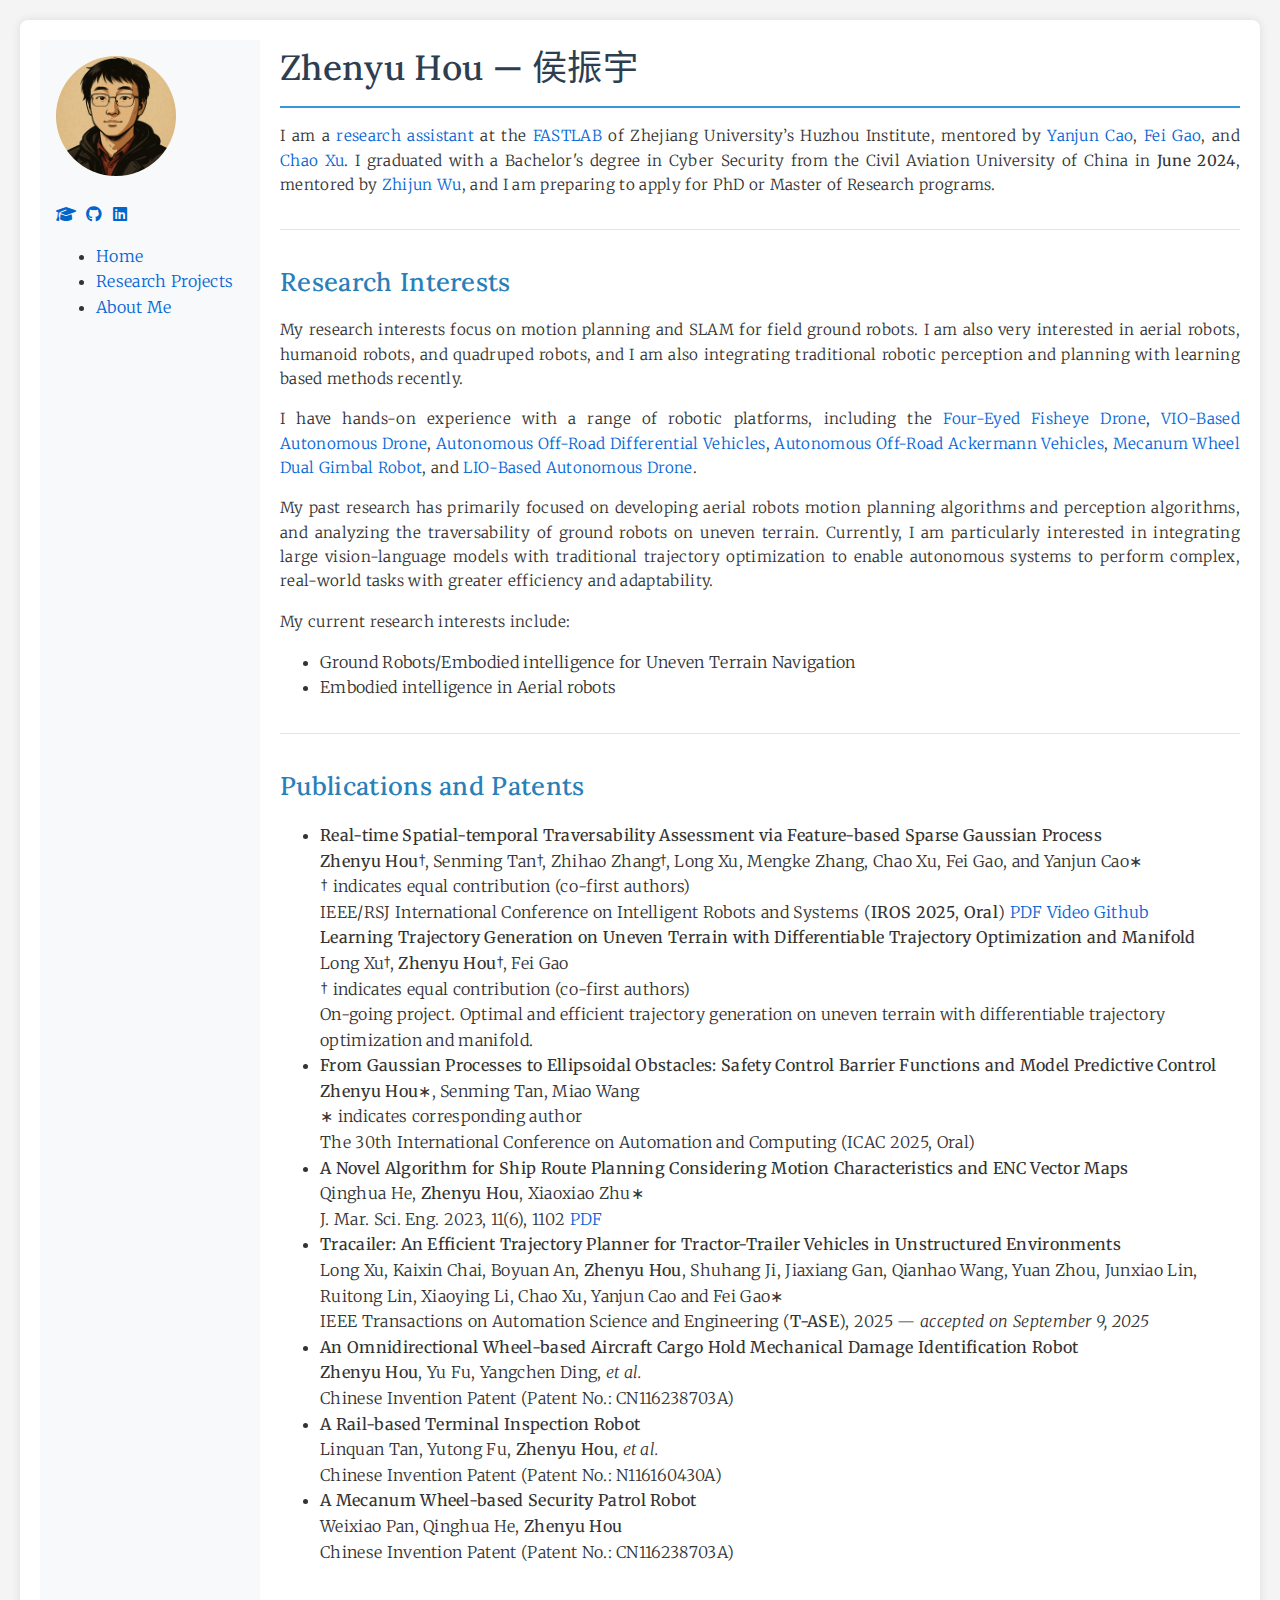
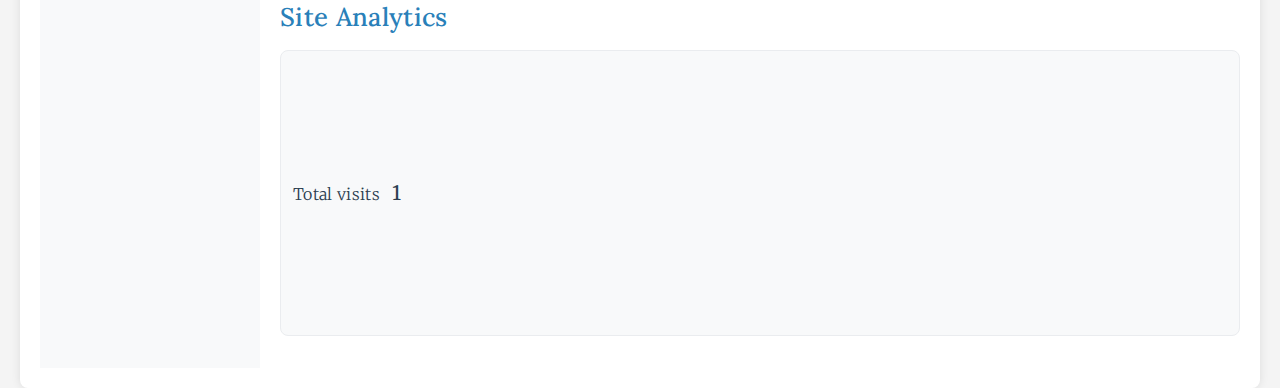
<file: index.html>
<!DOCTYPE html>
<html lang="en">
<head>
  <meta charset="UTF-8" />
  <title>Zhenyu Hou</title>
  <meta name="viewport" content="width=device-width, initial-scale=1.0" />

  <!-- 描述 / 社交卡片 -->
  <meta name="description" content="Zhenyu Hou — Robotics research on off-road navigation, trajectory optimization, and SLAM.">
  <link rel="icon" href="images/favicon.png">
  <meta property="og:title" content="Zhenyu Hou">
  <meta property="og:description" content="Robotics — off-road navigation, trajectory optimization, and SLAM">
  <meta property="og:type" content="website">
  <meta property="og:image" content="images/og-cover.jpg">

  <!-- 字体 -->
  <link rel="preconnect" href="https://fonts.gstatic.com" crossorigin>
  <link rel="preconnect" href="https://fonts.googleapis.com">
  <link href="https://fonts.googleapis.com/css2?family=Merriweather:wght@300;400;700&family=Lora:wght@400;500;600&display=swap" rel="stylesheet">

  <!-- Font Awesome -->
  <link rel="stylesheet" href="https://cdnjs.cloudflare.com/ajax/libs/font-awesome/6.5.1/css/all.min.css">

  <!-- 站点样式 -->
  <link rel="stylesheet" href="style.css" />

  <!-- 最小内联样式（仅用于站点统计卡片） -->
  <style>
    .site-stats { margin-top: 2rem; }
    .stats-card{
      background:#f8f9fa;
      border:1px solid #eaecef;
      border-radius:8px;
      padding:12px;
      display:grid;
      grid-template-columns: 260px 1fr; /* 左计数，右地图 */
      gap:16px;
      align-items:center;
    }
    .stats-counter-label{ color:#2c3e50; margin-right:.5rem; }
    #visitCount{ font-size:1.25rem; color:#2c3e50; }
    .stats-map{ min-height:260px; }
    .stats-map img, .stats-map iframe{ max-width:100%; height:auto; }
    @media (max-width: 900px){
      .stats-card{ grid-template-columns: 1fr; }
      .stats-map{ min-height:220px; }
    }
  </style>
</head>

<body>
  <!-- Skip link -->
  <a class="skip-link sr-only" href="#main">Skip to main content</a>

  <div class="container">
    <!-- 侧栏 -->
    <aside class="sidebar">
      <div class="profile-image-container">
        <img src="images/me.png" alt="Portrait of Zhenyu Hou" class="profile-image"
             width="240" height="240" loading="eager" fetchpriority="high">
      </div>

      <!-- 社交 -->
      <nav aria-label="Profile links" class="sidebar-links">
        <a href="https://scholar.google.com/citations?user=AQu2ugsAAAAJ&hl=en" aria-label="Google Scholar">
          <i class="fas fa-graduation-cap" aria-hidden="true"></i><span class="sr-only">Google Scholar</span>
        </a>
        <a href="https://github.com/percyhzy" aria-label="GitHub">
          <i class="fab fa-github" aria-hidden="true"></i><span class="sr-only">GitHub</span>
        </a>
        <a href="https://www.linkedin.com/in/zhenyu-hou-489640299" aria-label="LinkedIn">
          <i class="fab fa-linkedin" aria-hidden="true"></i><span class="sr-only">LinkedIn</span>
        </a>
      </nav>

      <!-- 站内导航 -->
      <nav aria-label="Site">
        <ul class="site-nav">
          <li><a href="index.html" aria-current="page">Home</a></li>
          <li><a href="project.html">Research Projects</a></li>
          <li><a href="about.html">About Me</a></li>
        </ul>
      </nav>
    </aside>

    <!-- 主体 -->
    <main id="main" class="main-content">
      <h1>Zhenyu Hou — <span lang="zh-CN">侯振宇</span></h1>

      <section class="intro">
        <p>
          I am a <a href="http://zju-fast.com/zhenyu-hou/">research assistant</a> at the
          <a href="http://zju-fast.com/">FASTLAB</a> of Zhejiang University’s Huzhou Institute,
          mentored by <a href="https://pages.fast-fire.space/author/yanjun-cao-%E6%9B%B9%E7%87%95%E5%86%9B/">Yanjun Cao</a>,
          <a href="https://feigao-robotics.com/">Fei Gao</a>,
          and <a href="https://scholar.google.com/citations?user=IOCO-YQAAAAJ&hl=en">Chao Xu</a>.
          I graduated with a Bachelor's degree in Cyber Security from the Civil Aviation University of China in <strong>June 2024</strong>, mentored by
          <a href="https://www.researchgate.net/profile/Zhijun-Wu-6">Zhijun Wu</a>,
          and I am preparing to apply for PhD or Master of Research programs.
        </p>
      </section>

      <hr>

      <section class="research-interests">
        <h2>Research Interests</h2>
        <p>
          My research interests focus on motion planning and SLAM for field ground robots. I am also very interested in aerial robots, humanoid robots, and quadruped robots,
          and I am also integrating traditional robotic perception and planning with learning based methods recently.
        </p>
        <p>
          I have hands-on experience with a range of robotic platforms, including the
          <a href="images/fisheye.jpg" data-title="Four-Eyed Fisheye Drone" class="platform-link">Four-Eyed Fisheye Drone</a>,
          <a href="images/vio.jpg" data-title="VIO-Based Autonomous Drone" class="platform-link">VIO-Based Autonomous Drone</a>,
          <a href="images/carDDR.jpg" data-title="Autonomous Off-Road Differential Vehicles" class="platform-link">Autonomous Off-Road Differential Vehicles</a>,
          <a href="images/carAcker.jpg" data-title="Autonomous Off-Road Ackermann Vehicles" class="platform-link">Autonomous Off-Road Ackermann Vehicles</a>,
          <a href="images/RM.jpg" data-title="Mecanum Wheel Dual Gimbal Robot" class="platform-link">Mecanum Wheel Dual Gimbal Robot</a>,
          and
          <a href="images/lio.jpg" data-title="LIO-Based Autonomous Drone" class="platform-link">LIO-Based Autonomous Drone</a>.
        </p>
        <p>
          My past research has primarily focused on developing aerial robots motion planning algorithms and perception algorithms,
          and analyzing the traversability of ground robots on uneven terrain. Currently, I am particularly interested in integrating large vision-language models with traditional trajectory optimization
          to enable autonomous systems to perform complex, real-world tasks with greater efficiency and adaptability.
        </p>
        <p>My current research interests include:</p>
        <ul>
          <li>Ground Robots/Embodied intelligence for Uneven Terrain Navigation</li>
          <li>Embodied intelligence in Aerial robots</li>
        </ul>
      </section>

      <hr>

      <section class="publications">
        <h2>Publications and Patents</h2>
        <ul>
          <li>
            <div class="publication-details">
              <strong>Real-time Spatial-temporal Traversability Assessment via Feature-based Sparse Gaussian Process</strong>
              <div class="publication-authors">
                <strong>Zhenyu Hou</strong>†, Senming Tan†, Zhihao Zhang†, Long Xu, Mengke Zhang, Chao Xu, Fei Gao, and Yanjun Cao∗<br>
                † indicates equal contribution (co-first authors)
              </div>
              <div class="publication-venue-links">
                <span class="publication-venue">IEEE/RSJ International Conference on Intelligent Robots and Systems (<strong>IROS 2025</strong>, <strong>Oral</strong>)</span>
                <span class="paper-links">
                  <a href="https://doi.org/10.48550/arXiv.2503.04134">PDF</a>
                  <a href="https://www.bilibili.com/video/BV13msgztEMX/?share_source=copy_web&vd_source=c281e29c6456ee7bc965eaf485fcb88c">Video</a>
                  <a href="https://github.com/ZJU-FAST-Lab/FSGP_BGK">Github</a>
                </span>
              </div>
            </div>
          </li>
           <div class="publication-details">
              <strong>Learning Trajectory Generation on Uneven Terrain with Differentiable Trajectory Optimization and Manifold</strong>
              <div class="publication-authors">
                Long Xu†, <strong>Zhenyu Hou</strong>†, Fei Gao<br>
                † indicates equal contribution (co-first authors)
              </div>
              <div class="publication-venue-links">
                <span class="publication-venue">
                  On-going project. Optimal and efficient trajectory generation on uneven terrain with differentiable trajectory optimization and manifold.
                </span>
              </div>
            </div>
          <li>
            <div class="publication-details">
              <strong>From Gaussian Processes to Ellipsoidal Obstacles: Safety Control Barrier Functions and Model Predictive Control</strong>
              <div class="publication-authors">
                <strong>Zhenyu Hou∗</strong>, Senming Tan, Miao Wang<br>
                ∗ indicates corresponding author
              </div>
              <div class="publication-venue-links">
                <span class="publication-venue">The 30th International Conference on Automation and Computing (ICAC 2025, Oral)</span>
              </div>
            </div>
          </li>

          <li>
            <div class="publication-details">
              <strong>A Novel Algorithm for Ship Route Planning Considering Motion Characteristics and ENC Vector Maps</strong>
              <div class="publication-authors">
                Qinghua He, <strong>Zhenyu Hou</strong>, Xiaoxiao Zhu∗
              </div>
              <div class="publication-venue-links">
                <span class="publication-venue">J. Mar. Sci. Eng. 2023, 11(6), 1102</span>
                <span class="paper-links">
                  <a href="https://doi.org/10.3390/jmse11061102">PDF</a>
                </span>
              </div>
            </div>
          </li>

          <li>
            <div class="publication-details">
              <strong>Tracailer: An Efficient Trajectory Planner for Tractor-Trailer Vehicles in Unstructured Environments</strong>
              <div class="publication-authors">
                Long Xu, Kaixin Chai, Boyuan An, <strong>Zhenyu Hou</strong>, Shuhang Ji, Jiaxiang Gan, Qianhao Wang, Yuan Zhou, Junxiao Lin, Ruitong Lin, Xiaoying Li, Chao Xu, Yanjun Cao and Fei Gao∗
              </div>
              <div class="publication-venue-links">
                <span class="publication-venue">IEEE Transactions on Automation Science and Engineering (<strong>T-ASE</strong>), 2025 — <em>accepted on September 9, 2025</em></span>
              </div>
            </div>
          </li>

          <li>
            <div class="publication-details">
              <strong>An Omnidirectional Wheel-based Aircraft Cargo Hold Mechanical Damage Identification Robot</strong>
              <div class="publication-authors">
                <strong>Zhenyu Hou</strong>, Yu Fu, Yangchen Ding, <em>et al.</em>
              </div>
              <div class="publication-venue-links">
                <span class="publication-venue">Chinese Invention Patent (Patent No.: CN116238703A)</span>
              </div>
            </div>
          </li>

          <li>
            <div class="publication-details">
              <strong>A Rail-based Terminal Inspection Robot</strong>
              <div class="publication-authors">
                Linquan Tan, Yutong Fu, <strong>Zhenyu Hou</strong>, <em>et al.</em>
              </div>
              <div class="publication-venue-links">
                <span class="publication-venue">Chinese Invention Patent (Patent No.: N116160430A)</span>
              </div>
            </div>
          </li>

          <li>
            <div class="publication-details">
              <strong>A Mecanum Wheel-based Security Patrol Robot</strong>
              <div class="publication-authors">
                Weixiao Pan, Qinghua He, <strong>Zhenyu Hou</strong>
              </div>
              <div class="publication-venue-links">
                <span class="publication-venue">Chinese Invention Patent (Patent No.: CN116238703A)</span>
              </div>
            </div>
          </li>
        </ul>
      </section>

      <!-- ⬇⬇⬇ 把访客统计放到正文底部（更美观） -->
      <section class="site-stats" aria-labelledby="statsTitle">
        <h2 id="statsTitle">Site Analytics</h2>
        <div class="stats-card">
          <!-- 纯文本总访问数（不丑、也不易被拦截） -->
          <div class="stats-counter" aria-live="polite">
            <span class="stats-counter-label">Total visits</span>
            <strong id="visitCount">—</strong>
          </div>
          <!-- 地图：使用你的 ClustrMaps 脚本 -->
          <div class="stats-map" aria-label="Visitor Map">
            <script type="text/javascript" id="clustrmaps" src="//clustrmaps.com/map_v2.js?d=YRFduDmfKjrjCy3dbGXXkQ4LXpGmcrPwTSDuNLVwkZ0&cl=ffffff&w=a"></script>
            <noscript>
              <a href="https://clustrmaps.com/">
                <img src="//www.clustrmaps.com/map_v2.png" alt="Visitor map snapshot" loading="lazy">
              </a>
            </noscript>
          </div>
        </div>
      </section>
      <!-- ⬆⬆⬆ 访客统计结束 -->

    </main>
  </div>

  <!-- 图片弹出框 -->
  <div id="imageModal" class="modal" role="dialog" aria-modal="true" aria-labelledby="modalCaption" hidden>
    <img class="modal-content" id="modalImage" alt="">
    <p id="modalCaption"></p>
    <button class="close-modal" aria-label="Close image preview">&times;</button>
  </div>

  <!-- 访问计数（countapi：简单稳） -->
  <script>
    (function(){
      const key = 'percyhzy.github.io/ZhenyuHou.github.io'; // 你的站点键
      const el = document.getElementById('visitCount');
      fetch('https://api.countapi.xyz/update/' + encodeURIComponent(key) + '/visits?amount=1')
        .then(r => r.json())
        .then(d => { el.textContent = (d && d.value ? d.value : 1).toLocaleString(); })
        .catch(() => {
          const k='localVisitCount', v=(parseInt(localStorage.getItem(k)||'0',10)+1);
          localStorage.setItem(k,v);
          el.textContent = v.toLocaleString();
        });
    })();
  </script>

  <!-- 弹窗脚本 -->
  <script>
    const modal = document.getElementById("imageModal");
    const modalImage = document.getElementById("modalImage");
    const modalCaption = document.getElementById("modalCaption");
    const closeBtn = document.querySelector(".close-modal");
    const triggers = document.querySelectorAll(".platform-link");
    let lastTrigger = null;

    function openModal(src, title, trigger) {
      lastTrigger = trigger || null;
      modalImage.src = src;
      modalImage.alt = title || "";
      modalCaption.textContent = title || "";
      modal.removeAttribute("hidden");
      modal.style.display = "flex";
      closeBtn.focus();
      document.body.style.overflow = "hidden";
    }

    function closeModal() {
      modal.style.display = "none";
      modal.setAttribute("hidden", "");
      document.body.style.overflow = "";
      if (lastTrigger) lastTrigger.focus();
    }

    triggers.forEach(a => {
      a.addEventListener("click", e => {
        e.preventDefault();
        openModal(a.getAttribute("href"), a.getAttribute("data-title"), a);
      });
    });

    closeBtn.addEventListener("click", closeModal);
    window.addEventListener("keydown", e => { if (e.key === "Escape") closeModal(); });
    window.addEventListener("click", e => { if (e.target === modal) closeModal(); });
  </script>
</body>
</html>
</file>
<file: style.css>
html, body {
    height: 100%;
    margin: 0;
    padding: 0;
    font-family: 'Merriweather', 'Georgia', serif;
    line-height: 1.6;
    color: #333;
    background-color: #f4f4f4;
    font-weight: 300;
    letter-spacing: 0.02em;
    font-size: 16px;
}

h1, h2 {
    font-family: 'Lora', 'Times New Roman', serif;
    font-weight: 500;
    color: #2c3e50;
}

h1 {
    border-bottom: 2px solid #3498db;
    padding-bottom: 10px;
    margin-top: 0;
    font-size: 2.2rem;
    margin-bottom: 1rem;
}

h2 {
    color: #2980b9;
    margin-top: 20px;
    font-size: 1.6rem;
    margin-bottom: 0.75rem;
}

a {
    text-decoration: none;
    color: #0366d6;
    transition: color 0.3s ease;
}

a:hover {
    color: #024b8d;
}

section {
    margin-bottom: 2rem;
}

hr {
    border: none;
    height: 1px;
    background-color: #e1e4e8;
    margin: 2rem 0;
}

/* 容器布局：sidebar + main-content */
.container {
    max-width: 1200px;
    margin: 20px auto;
    padding: 20px;
    background-color: #fff;
    border-radius: 8px;
    box-shadow: 0 0 10px rgba(0,0,0,0.1);
    display: flex;
    gap: 20px;
}

/* Sidebar */
.sidebar {
    width: 220px;
    background-color: #f8f9fa;
    display: flex;
    flex-direction: column;
    align-items: flex-start;
    padding: 1rem;
    box-sizing: border-box;
}

.profile-image-container {
    width: 120px;
    height: 120px;
    margin-bottom: 1rem;
    overflow: hidden;
    border-radius: 50%;
}

.profile-image {
    width: 100%;
    height: 100%;
    object-fit: cover;
}

.sidebar-links,
.social-links {
    display: flex;
    justify-content: center;
    align-items: center;
    gap: 10px;
    margin-top: 10px;
}

.sidebar-links a,
.social-links a {
    text-decoration: none;
    color: #0066cc;
    transition: color 0.3s ease;
}

.sidebar-links a:hover,
.social-links a:hover {
    color: #004080;
}

/* Main content */
.main-content {
    flex: 1;
    min-width: 300px;
}

.main-content p {
    margin-bottom: 1rem;
    font-size: 0.95em;
    text-align: justify;
    hyphens: auto;
    -webkit-hyphens: auto;
    -moz-hyphens: auto;
}

/* 缩略图网格（仅 about.html 用） */
.thumbnail-instructions {
    font-size: 0.9em;
    color: #555;
    margin-bottom: 5px;
}

.thumbnail-grid {
  display: grid;
  grid-template-columns: repeat(auto-fit, minmax(120px, 1fr));
  gap: 10px;
  margin-bottom: 20px;
}

.thumbnail-grid img {
  width: 100%;
  height: auto;
  object-fit: cover;
  border-radius: 4px;
  box-shadow: 0 2px 4px rgba(0,0,0,0.1);
  transition: transform 0.3s ease;
}

.thumbnail-grid img:hover {
  transform: scale(1.05);
}

/* Lightbox2 关闭按钮 */
.lb-close,
.lb-data .lb-close {
    z-index: 10000 !important;
    position: absolute;
    top: 10px;
    right: 10px;
}

/* 项目页面样式 */
.project-list {
    display: flex;
    flex-direction: column;
    gap: 20px;
}

.project-item {
    background-color: #fafafa;
    padding: 15px;
    border-radius: 5px;
    border: 1px solid #eee;
    box-shadow: 0 2px 4px rgba(0,0,0,0.05);
}

.project-header {
    margin-bottom: 10px;
}

.project-title {
    text-decoration: none;
    color: #333;
    font-weight: bold;
    cursor: pointer;
    user-select: none;
}

.toggle-icon {
    margin-left: 5px;
    font-size: 0.8em;
    color: #666;
}

.project-description {
    display: block;
}

/* 确保视频、图片不会溢出 */
.main-content img,
.project-video,
.project-video-small {
    max-width: 100%;
    height: auto;
}

/* 新增：媒体容器，用于视频和平台图片并排显示 */
.media-container {
    display: flex;
    align-items: center;
    gap: 10px;
    margin-top: 10px;
}

.platform-image {
    max-width: 300px;
    height: auto;
    border-radius: 4px;
    box-shadow: 0 2px 4px rgba(0,0,0,0.1);
}

/* 响应式 */
@media (max-width: 768px) {
    .container {
        flex-direction: column;
        align-items: center;
    }
    .sidebar {
        width: 100%;
        border-right: none;
        border-bottom: 1px solid #e0e0e0;
    }
    .main-content {
        padding: 10px;
    }
}
</file>
